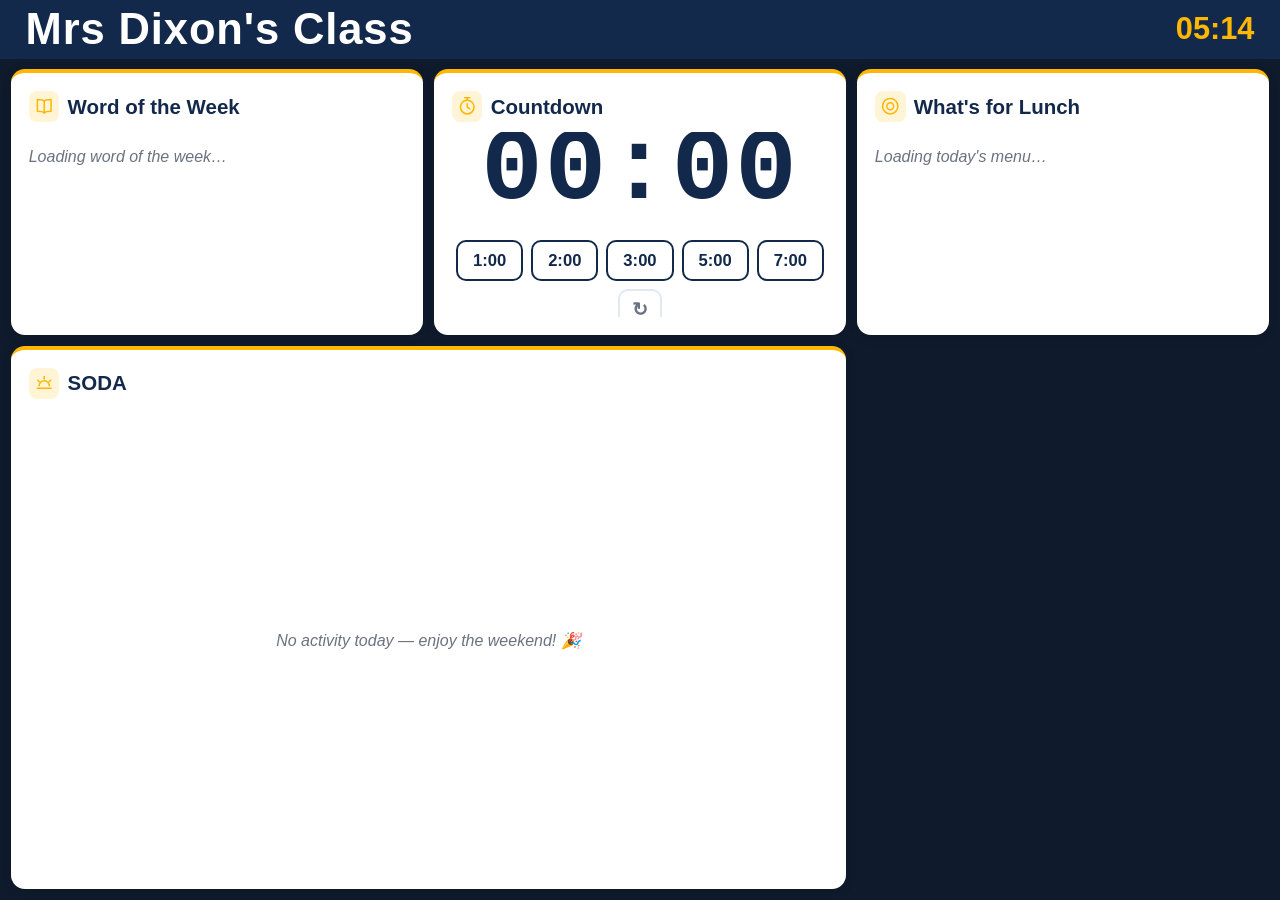
<file: index.html>
<!DOCTYPE html>
<html lang="en">
<head>
<meta charset="UTF-8">
<meta name="viewport" content="width=device-width, initial-scale=1.0">
<title>Class Dashboard</title>
<link rel="stylesheet" href="assets/css/style.css">
</head>
<body>
<div class="board" id="board">
  <header class="board-header">
    <div class="class-name" id="className">Loading&hellip;</div>
    <div class="clock" id="clock">--:--</div>
  </header>
  <main class="board-main" id="boardMain">
    <div class="board-empty">Loading dashboard&hellip;</div>
  </main>
</div>

<script src="assets/js/widgets.js"></script>
<script src="assets/js/display.js"></script>
</body>
</html>
</file>
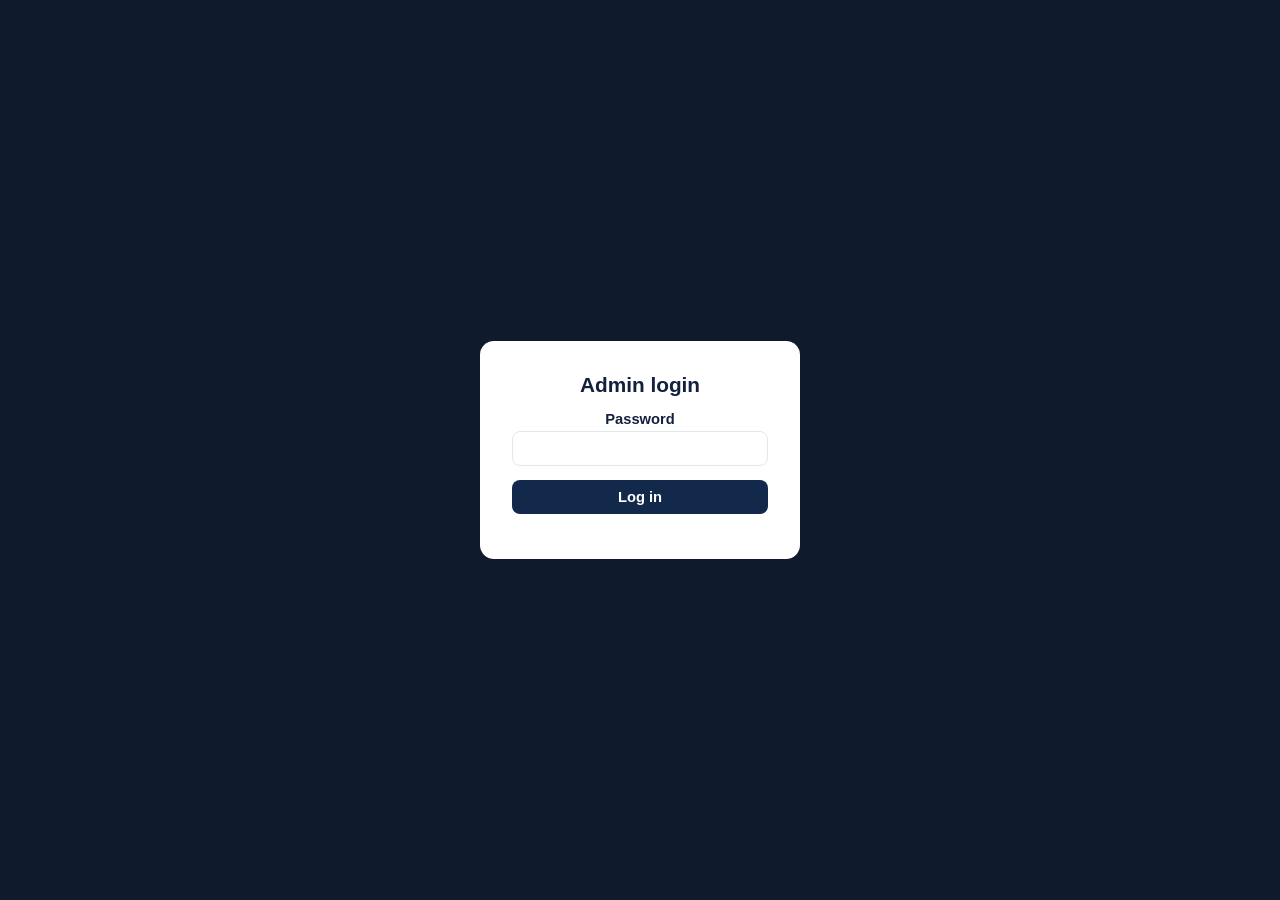
<file: admin.html>
<!DOCTYPE html>
<html lang="en">
<head>
<meta charset="UTF-8">
<meta name="viewport" content="width=device-width, initial-scale=1.0">
<title>Class Dashboard &mdash; Admin</title>
<link rel="stylesheet" href="assets/css/style.css">
</head>
<body>

<div class="login-wrap" id="loginWrap">
  <div class="login-card">
    <h1>Admin login</h1>
    <form id="loginForm">
      <label class="field">
        <span>Password</span>
        <input type="password" id="loginPassword" autocomplete="current-password" required>
      </label>
      <button type="submit" class="btn-primary" style="width:100%;">Log in</button>
      <p class="hint" id="loginError" style="color:#b91c1c;"></p>
    </form>
  </div>
</div>

<div class="admin-wrap" id="adminWrap" style="display:none;">
  <div class="admin-header">
    <h1>Class Dashboard &mdash; Admin</h1>
    <button class="btn-secondary btn-small" id="logoutBtn">Log out</button>
  </div>

  <div class="card" id="tokenCard">
    <h2>GitHub connection</h2>
    <p class="hint">Saving changes here commits an updated <code>config.json</code> to your GitHub repo, which the display board reads. You need a GitHub Personal Access Token (scoped only to this repo's Contents) stored in this browser. New here or setting this up on a second device? See the <a href="https://github.com/egonspengler24/classroom-dashboard#setting-up-admin-access-one-time-per-device-youll-admin-from" target="_blank" rel="noopener">step-by-step guide</a> &mdash; it includes a shortcut link that pre-fills most of GitHub's token form for you.</p>
    <div class="row">
      <label class="field">
        <span>GitHub token</span>
        <input type="password" id="ghToken" placeholder="github_pat_...">
      </label>
      <label class="field">
        <span>Repo (owner/name)</span>
        <input type="text" id="ghRepo" placeholder="egonspengler24/classroom-dashboard">
      </label>
    </div>
    <button class="btn-secondary btn-small" id="saveTokenBtn">Save connection</button>
    <button class="btn-secondary btn-small" id="forgetTokenBtn">Forget token</button>
    <span class="hint" id="tokenStatus"></span>
  </div>

  <div class="card">
    <h2>Board settings</h2>
    <div class="row">
      <label class="field">
        <span>Class name</span>
        <input type="text" id="classNameInput" placeholder="Our Class">
      </label>
      <label class="field">
        <span>Grid columns</span>
        <input type="number" id="gridColumnsInput" min="1" max="6" value="3">
      </label>
      <label class="field">
        <span>Board refresh (seconds)</span>
        <input type="number" id="pollIntervalInput" min="10" max="600" value="45">
      </label>
    </div>
  </div>

  <div class="card">
    <h2>Widgets</h2>
    <div id="widgetList"></div>
    <div class="row" style="align-items:flex-end;">
      <label class="field" style="max-width:260px;">
        <span>Add widget</span>
        <select id="addWidgetType"></select>
      </label>
      <button class="btn-secondary" id="addWidgetBtn">Add widget</button>
    </div>
  </div>

  <div class="card">
    <button class="btn-primary" id="saveConfigBtn">Save &amp; publish to board</button>
    <button class="btn-secondary" id="reloadConfigBtn">Reload from GitHub</button>
    <div id="saveStatus"></div>
  </div>

  <div class="card">
    <h2>Live preview</h2>
    <p class="hint">Approximate preview only &mdash; actual board sizing depends on the display.</p>
    <div class="preview-frame-wrap">
      <div class="board" id="previewBoard" style="height:50vh;">
        <header class="board-header">
          <div class="class-name" id="previewClassName">Our Class</div>
          <div class="clock">--:--</div>
        </header>
        <main class="board-main" id="previewMain"></main>
      </div>
    </div>
  </div>
</div>

<script src="assets/js/widgets.js"></script>
<script src="assets/js/admin.js"></script>
</body>
</html>
</file>
<file: assets/css/style.css>
:root {
  --header-height: 6.5vh;
  --bg: #0f1b2d;
  --header-bg: #13294b;
  --accent: #ffb703;
  --card-bg: #ffffff;
  --card-fg: #14213d;
  --card-border: #e2e8f0;
  --today-bg: #fff3cd;
  --muted: #6b7280;
  --grid-gap: 1.2vh;
}

* { box-sizing: border-box; }

html, body {
  margin: 0;
  padding: 0;
  height: 100%;
  background: var(--bg);
  color: var(--card-fg);
  font-family: "Segoe UI", "Helvetica Neue", Arial, sans-serif;
  overflow: hidden;
}

/* ---------- Board (display.html) ---------- */

.board {
  display: flex;
  flex-direction: column;
  height: 100vh;
  width: 100vw;
}

.board-header {
  height: var(--header-height);
  min-height: 56px;
  background: var(--header-bg);
  color: #fff;
  display: flex;
  align-items: center;
  justify-content: space-between;
  padding: 0 clamp(16px, 2vw, 40px);
  flex-shrink: 0;
}

.board-header .class-name {
  font-size: clamp(22px, 3.4vw, 48px);
  font-weight: 700;
  letter-spacing: 0.02em;
}

.board-header .clock {
  font-size: clamp(18px, 2.4vw, 34px);
  font-variant-numeric: tabular-nums;
  color: var(--accent);
  font-weight: 600;
}

.board-main {
  flex: 1;
  padding: var(--grid-gap);
  display: grid;
  grid-template-columns: repeat(var(--grid-columns, 3), 1fr);
  grid-auto-rows: 1fr;
  gap: var(--grid-gap);
  overflow: hidden;
}

.board-empty {
  grid-column: 1 / -1;
  display: flex;
  align-items: center;
  justify-content: center;
  color: #cbd5e1;
  font-size: clamp(18px, 2vw, 28px);
}

.widget-card {
  background: var(--card-bg);
  color: var(--card-fg);
  border-radius: 14px;
  padding: clamp(10px, 1.4vw, 22px);
  display: flex;
  flex-direction: column;
  min-height: 0;
  overflow: hidden;
  box-shadow: 0 2px 10px rgba(0,0,0,0.18);
  border-top: 4px solid var(--accent);
}

.widget-title {
  display: flex;
  align-items: center;
  gap: 0.4em;
  font-size: clamp(16px, 1.6vw, 26px);
  font-weight: 700;
  margin: 0 0 0.5em 0;
  color: var(--header-bg);
  flex-shrink: 0;
}

.widget-icon {
  display: inline-flex;
  flex-shrink: 0;
  color: var(--accent);
  background: rgba(255, 183, 3, 0.16);
  background: color-mix(in srgb, var(--accent) 16%, transparent);
  border-radius: 8px;
  padding: 0.25em;
}
.widget-icon svg {
  display: block;
  width: 1em;
  height: 1em;
}

.widget-body {
  flex: 1;
  min-height: 0;
  overflow: auto;
  font-size: clamp(13px, 1.25vw, 20px);
}

/* dinner-menu widget */
.dinner-day-heading {
  font-size: clamp(16px, 1.6vw, 24px);
  font-weight: 700;
  margin: 0 0 0.6em 0;
  color: var(--header-bg);
}
.dinner-options { display: flex; flex-direction: column; gap: 0.6em; }
.dinner-option {
  display: flex;
  align-items: flex-start;
  gap: 0.7em;
  padding: 0.55em 0.7em;
  border-radius: 10px;
  background: #f8f9fb;
}
.dinner-option-badge {
  flex-shrink: 0;
  font-size: 0.78em;
  font-weight: 800;
  text-transform: uppercase;
  letter-spacing: 0.03em;
  color: #fff;
  padding: 0.3em 0.7em;
  border-radius: 999px;
  min-width: 3.6em;
  text-align: center;
}
.dinner-option-red .dinner-option-badge { background: #c0392b; }
.dinner-option-green .dinner-option-badge { background: #2f8f4e; }
.dinner-option-blue .dinner-option-badge { background: #2f6fb8; }
.dinner-option-text { flex: 1; }
.dinner-status { color: var(--muted); font-style: italic; }
.dinner-error { color: #b91c1c; }
.dinner-empty { color: var(--muted); font-style: italic; }

/* countdown widget */
.countdown-widget {
  display: flex;
  flex-direction: column;
  align-items: center;
  justify-content: center;
  gap: clamp(10px, 2vh, 22px);
  text-align: center;
}
.countdown-display {
  font-family: "SFMono-Regular", Consolas, "Liberation Mono", Menlo, monospace;
  font-size: clamp(40px, 8vw, 110px);
  font-weight: 800;
  font-variant-numeric: tabular-nums;
  color: var(--header-bg);
  letter-spacing: 0.02em;
  line-height: 1;
}
.countdown-widget.countdown-done .countdown-display {
  color: #b91c1c;
  animation: countdown-pulse 1s ease-in-out infinite;
}
@keyframes countdown-pulse {
  0%, 100% { opacity: 1; }
  50% { opacity: 0.35; }
}
.countdown-presets {
  display: flex;
  flex-wrap: wrap;
  gap: 0.5em;
  justify-content: center;
}
.countdown-preset {
  font-family: inherit;
  font-size: clamp(13px, 1.3vw, 19px);
  font-weight: 700;
  font-variant-numeric: tabular-nums;
  padding: 0.5em 0.9em;
  min-width: 2.6em;
  border-radius: 10px;
  border: 2px solid var(--header-bg);
  background: #fff;
  color: var(--header-bg);
  text-align: center;
}
button.countdown-preset { cursor: pointer; }
button.countdown-preset:hover { background: var(--header-bg); color: #fff; }
button.countdown-preset:active { transform: scale(0.95); }
.countdown-preset-static { opacity: 0.85; }
.countdown-reset {
  font-size: clamp(15px, 1.5vw, 21px);
  line-height: 1;
  padding: 0.45em 0.65em;
  border-radius: 10px;
  border: 2px solid var(--card-border);
  background: #fff;
  color: var(--muted);
  cursor: pointer;
}
.countdown-reset:hover { border-color: var(--muted); color: var(--card-fg); }

/* word-of-the-week widget */
.word-headline {
  font-size: clamp(24px, 3vw, 44px);
  font-weight: 800;
  margin: 0 0 0.25em 0;
  color: var(--header-bg);
  text-transform: capitalize;
}
.word-definition { margin: 0 0 0.5em 0; }
.word-example { margin: 0; font-style: italic; color: var(--muted); }
.word-status { color: var(--muted); font-style: italic; }
.word-error { color: #b91c1c; }

/* weather widget */
.weather-location { font-weight: 700; margin: 0 0 0.6em 0; color: var(--header-bg); }
.weather-slots { display: flex; flex-wrap: wrap; gap: 0.9em; }
.weather-slot {
  display: flex;
  flex-direction: column;
  align-items: center;
  gap: 0.15em;
  min-width: 4em;
  flex: 1 1 4em;
}
.weather-time { font-size: 0.82em; color: var(--muted); font-variant-numeric: tabular-nums; }
.weather-icon svg { display: block; width: clamp(26px, 3vw, 44px); height: clamp(26px, 3vw, 44px); }
.weather-temp { font-weight: 700; font-size: 1.05em; }
.weather-status { color: var(--muted); font-style: italic; }
.weather-error { color: #b91c1c; }

/* announcements widget */
.announcements-list { margin: 0; padding-left: 1.2em; }
.announcements-list li { margin-bottom: 0.5em; }
.announcements-empty { color: var(--muted); font-style: italic; }

/* start-of-day widget */
.sotd-widget {
  height: 100%;
  display: flex;
  align-items: center;
  justify-content: center;
}
.sotd-image { max-width: 100%; max-height: 100%; object-fit: contain; border-radius: 8px; }
.sotd-empty { color: var(--muted); font-style: italic; text-align: center; }

/* ---------- Admin (admin.html) ---------- */

.admin-wrap {
  max-width: 960px;
  margin: 0 auto;
  padding: 24px 20px 80px;
  overflow-y: auto;
  height: 100vh;
}

.admin-header {
  display: flex;
  align-items: center;
  justify-content: space-between;
  margin-bottom: 24px;
}

.admin-header h1 { font-size: 1.6rem; margin: 0; }

.card {
  background: #fff;
  border: 1px solid var(--card-border);
  border-radius: 12px;
  padding: 20px;
  margin-bottom: 20px;
}

.card h2 { margin-top: 0; font-size: 1.15rem; }

.field { display: block; margin-bottom: 14px; }
.field span { display: block; font-weight: 600; margin-bottom: 4px; font-size: 0.92rem; }
.field input[type="text"],
.field input[type="password"],
.field input[type="time"],
.field input[type="number"],
.field select,
.field textarea {
  width: 100%;
  padding: 8px 10px;
  border: 1px solid var(--card-border);
  border-radius: 8px;
  font-size: 0.95rem;
  font-family: inherit;
}
.field textarea { resize: vertical; }

.row { display: flex; gap: 14px; flex-wrap: wrap; }
.row .field { flex: 1; min-width: 140px; }

.widget-editor {
  border: 1px solid var(--card-border);
  border-radius: 10px;
  padding: 16px;
  margin-bottom: 16px;
  position: relative;
}
.widget-editor-head {
  display: flex;
  justify-content: space-between;
  align-items: center;
  margin-bottom: 12px;
}
.widget-editor-head strong { font-size: 1.02rem; }

/* start-of-day admin upload UI */
.batch-zone {
  display: flex;
  align-items: center;
  justify-content: space-between;
  gap: 12px;
  flex-wrap: wrap;
  border: 2px dashed var(--card-border);
  border-radius: 10px;
  padding: 12px 14px;
  margin-bottom: 14px;
  transition: border-color 0.15s, background 0.15s;
}
.batch-zone.drag-over { border-color: var(--accent); background: rgba(255, 183, 3, 0.08); }
.batch-zone-text strong { display: block; font-size: 0.9rem; }
.batch-zone-text span { color: var(--muted); font-size: 0.78rem; }

.sotd-day-grid { display: grid; grid-template-columns: repeat(5, 1fr); gap: 12px; margin-bottom: 12px; }
@media (max-width: 700px) { .sotd-day-grid { grid-template-columns: repeat(2, 1fr); } }

.day-card {
  border: 1px solid var(--card-border);
  border-radius: 10px;
  padding: 10px;
  display: flex;
  flex-direction: column;
  gap: 6px;
}
.day-name { font-weight: 700; font-size: 0.85rem; }
.day-thumb {
  aspect-ratio: 16 / 9;
  background: #eef1f6;
  border-radius: 6px;
  overflow: hidden;
  display: flex;
  align-items: center;
  justify-content: center;
}
.day-thumb img { width: 100%; height: 100%; object-fit: contain; display: block; }
.sotd-form-status { color: var(--muted); font-size: 0.76rem; font-style: italic; margin: 0; padding: 0 4px; text-align: center; }
.day-updated { font-size: 0.72rem; }
.day-updated.fresh { color: #2f8f4e; }
.day-updated.aging { color: var(--muted); }
.day-updated.stale { color: #b91c1c; font-style: italic; }
.day-replace {
  font-family: inherit;
  font-size: 0.75rem;
  font-weight: 600;
  border: 1px solid var(--card-border);
  background: #fff;
  color: var(--card-fg);
  border-radius: 6px;
  padding: 5px 6px;
  cursor: pointer;
}
.day-replace:hover { border-color: var(--header-bg); }

button {
  cursor: pointer;
  border: none;
  border-radius: 8px;
  padding: 9px 16px;
  font-size: 0.92rem;
  font-weight: 600;
  font-family: inherit;
}
.btn-primary { background: var(--header-bg); color: #fff; }
.btn-primary:hover { background: #0d1e3a; }
.btn-secondary { background: #eef1f5; color: var(--card-fg); }
.btn-secondary:hover { background: #e2e6eb; }
.btn-danger { background: #fee2e2; color: #991b1b; }
.btn-danger:hover { background: #fecaca; }
.btn-small { padding: 6px 10px; font-size: 0.82rem; }

.status-msg {
  margin-top: 10px;
  font-size: 0.9rem;
  padding: 10px 12px;
  border-radius: 8px;
}
.status-msg.ok { background: #dcfce7; color: #14532d; }
.status-msg.err { background: #fee2e2; color: #7f1d1d; }
.status-msg.info { background: #e0f2fe; color: #075985; }

.login-wrap {
  height: 100vh;
  display: flex;
  align-items: center;
  justify-content: center;
  background: var(--bg);
}
.login-card {
  background: #fff;
  border-radius: 14px;
  padding: 32px;
  width: 320px;
  text-align: center;
}
.login-card h1 { font-size: 1.3rem; margin-top: 0; }

.hint { color: var(--muted); font-size: 0.85rem; margin-top: 4px; }

.preview-frame-wrap {
  border: 1px solid var(--card-border);
  border-radius: 10px;
  overflow: hidden;
  background: var(--bg);
}
</file>
